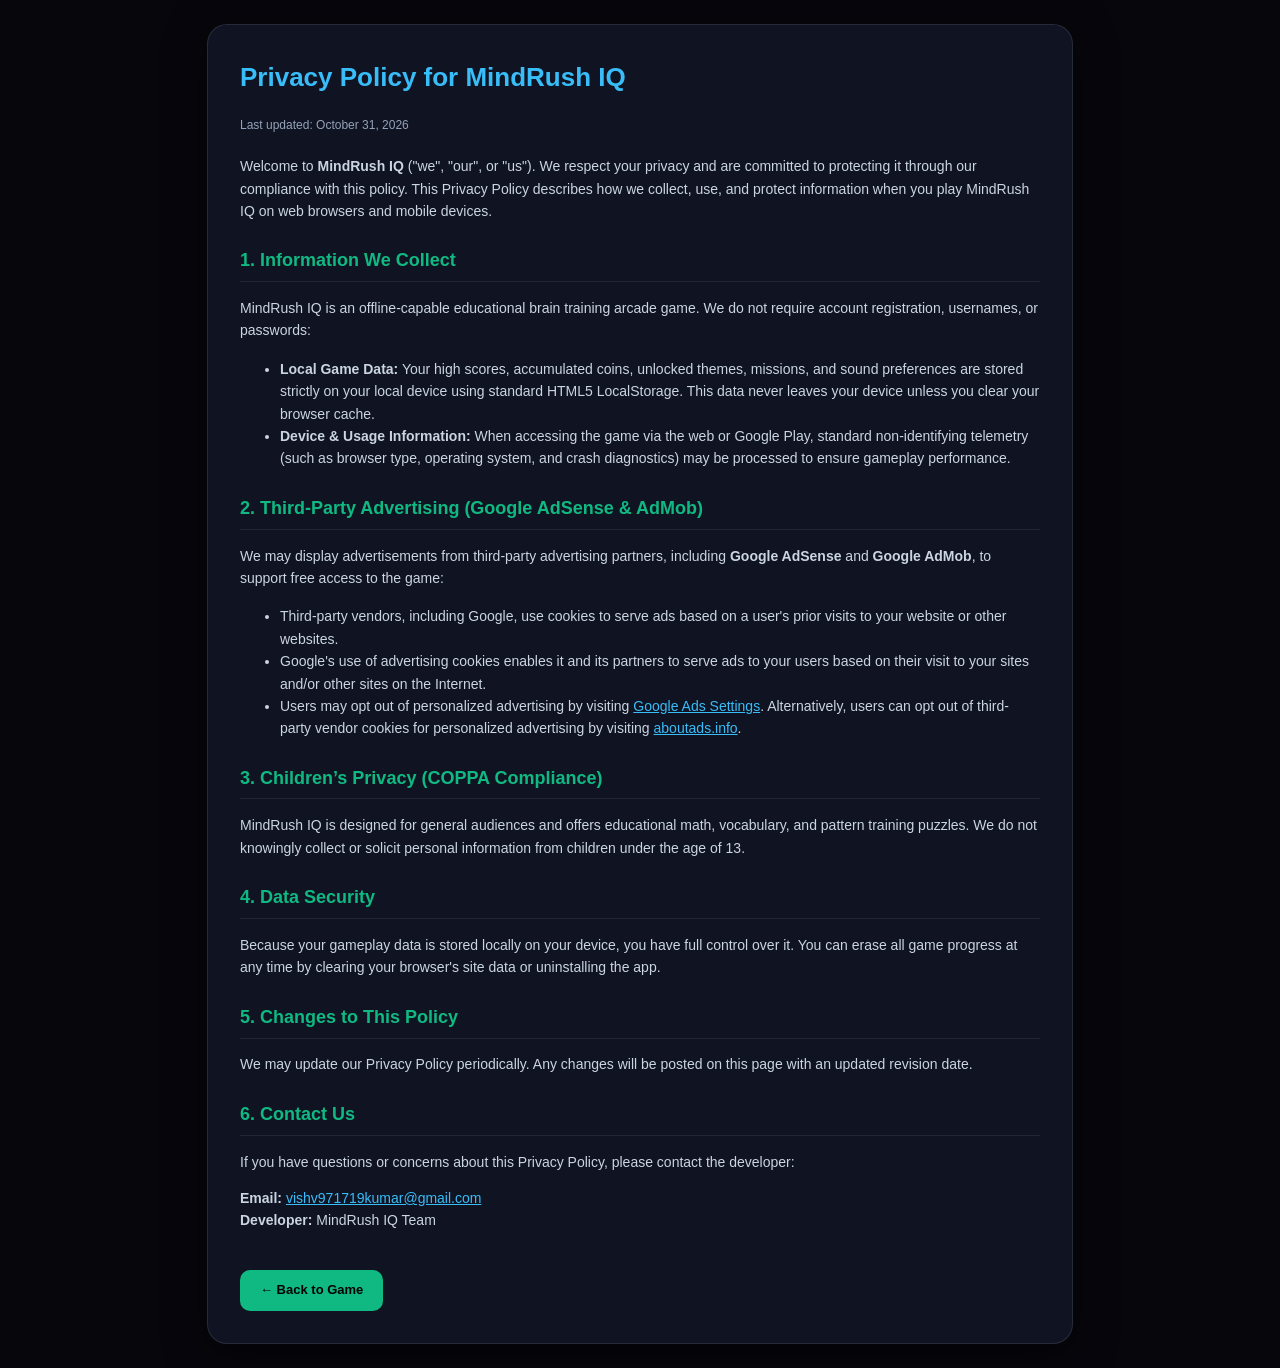
<file: public/privacy.html>
<!doctype html>
<html lang="en">
  <head>
    <meta charset="UTF-8" />
    <meta name="viewport" content="width=device-width, initial-scale=1.0" />
    <title>Privacy Policy — MindRush IQ</title>
    <meta name="description" content="Privacy Policy for MindRush IQ — Brain Training Arcade Game." />
    <style>
      body {
        margin: 0;
        padding: 24px;
        font-family: -apple-system, BlinkMacSystemFont, 'Segoe UI', Roboto, Helvetica, Arial, sans-serif;
        background-color: #06060c;
        color: #e2e8f0;
        line-height: 1.6;
      }
      .container {
        max-width: 800px;
        margin: 0 auto;
        background: #0f1322;
        padding: 32px;
        border-radius: 20px;
        border: 1px solid rgba(255, 255, 255, 0.1);
        box-shadow: 0 10px 40px rgba(0, 0, 0, 0.5);
      }
      h1 {
        color: #38bdf8;
        font-size: 26px;
        margin-top: 0;
      }
      h2 {
        color: #10b981;
        font-size: 18px;
        margin-top: 24px;
        border-bottom: 1px solid rgba(255, 255, 255, 0.08);
        padding-bottom: 6px;
      }
      p, li {
        font-size: 14px;
        color: #cbd5e1;
      }
      a {
        color: #38bdf8;
        text-decoration: underline;
      }
      .date {
        font-size: 12px;
        color: #94a3b8;
        margin-bottom: 20px;
      }
      .back-btn {
        display: inline-block;
        margin-top: 24px;
        padding: 10px 20px;
        background: #10b981;
        color: #000;
        font-weight: bold;
        text-decoration: none;
        border-radius: 10px;
        font-size: 13px;
      }
    </style>
  </head>
  <body>
    <div class="container">
      <h1>Privacy Policy for MindRush IQ</h1>
      <div class="date">Last updated: October 31, 2026</div>

      <p>
        Welcome to <strong>MindRush IQ</strong> ("we", "our", or "us"). We respect your privacy and are committed to protecting it through our compliance with this policy. This Privacy Policy describes how we collect, use, and protect information when you play MindRush IQ on web browsers and mobile devices.
      </p>

      <h2>1. Information We Collect</h2>
      <p>
        MindRush IQ is an offline-capable educational brain training arcade game. We do not require account registration, usernames, or passwords:
      </p>
      <ul>
        <li><strong>Local Game Data:</strong> Your high scores, accumulated coins, unlocked themes, missions, and sound preferences are stored strictly on your local device using standard HTML5 LocalStorage. This data never leaves your device unless you clear your browser cache.</li>
        <li><strong>Device & Usage Information:</strong> When accessing the game via the web or Google Play, standard non-identifying telemetry (such as browser type, operating system, and crash diagnostics) may be processed to ensure gameplay performance.</li>
      </ul>

      <h2>2. Third-Party Advertising (Google AdSense & AdMob)</h2>
      <p>
        We may display advertisements from third-party advertising partners, including <strong>Google AdSense</strong> and <strong>Google AdMob</strong>, to support free access to the game:
      </p>
      <ul>
        <li>Third-party vendors, including Google, use cookies to serve ads based on a user's prior visits to your website or other websites.</li>
        <li>Google's use of advertising cookies enables it and its partners to serve ads to your users based on their visit to your sites and/or other sites on the Internet.</li>
        <li>Users may opt out of personalized advertising by visiting <a href="https://www.google.com/settings/ads" target="_blank" rel="noopener noreferrer">Google Ads Settings</a>. Alternatively, users can opt out of third-party vendor cookies for personalized advertising by visiting <a href="https://www.aboutads.info" target="_blank" rel="noopener noreferrer">aboutads.info</a>.</li>
      </ul>

      <h2>3. Children’s Privacy (COPPA Compliance)</h2>
      <p>
        MindRush IQ is designed for general audiences and offers educational math, vocabulary, and pattern training puzzles. We do not knowingly collect or solicit personal information from children under the age of 13.
      </p>

      <h2>4. Data Security</h2>
      <p>
        Because your gameplay data is stored locally on your device, you have full control over it. You can erase all game progress at any time by clearing your browser's site data or uninstalling the app.
      </p>

      <h2>5. Changes to This Policy</h2>
      <p>
        We may update our Privacy Policy periodically. Any changes will be posted on this page with an updated revision date.
      </p>

      <h2>6. Contact Us</h2>
      <p>
        If you have questions or concerns about this Privacy Policy, please contact the developer:
      </p>
      <p>
        <strong>Email:</strong> <a href="mailto:vishv971719kumar@gmail.com">vishv971719kumar@gmail.com</a><br />
        <strong>Developer:</strong> MindRush IQ Team
      </p>

      <a href="/" class="back-btn">← Back to Game</a>
    </div>
  </body>
</html>
</file>
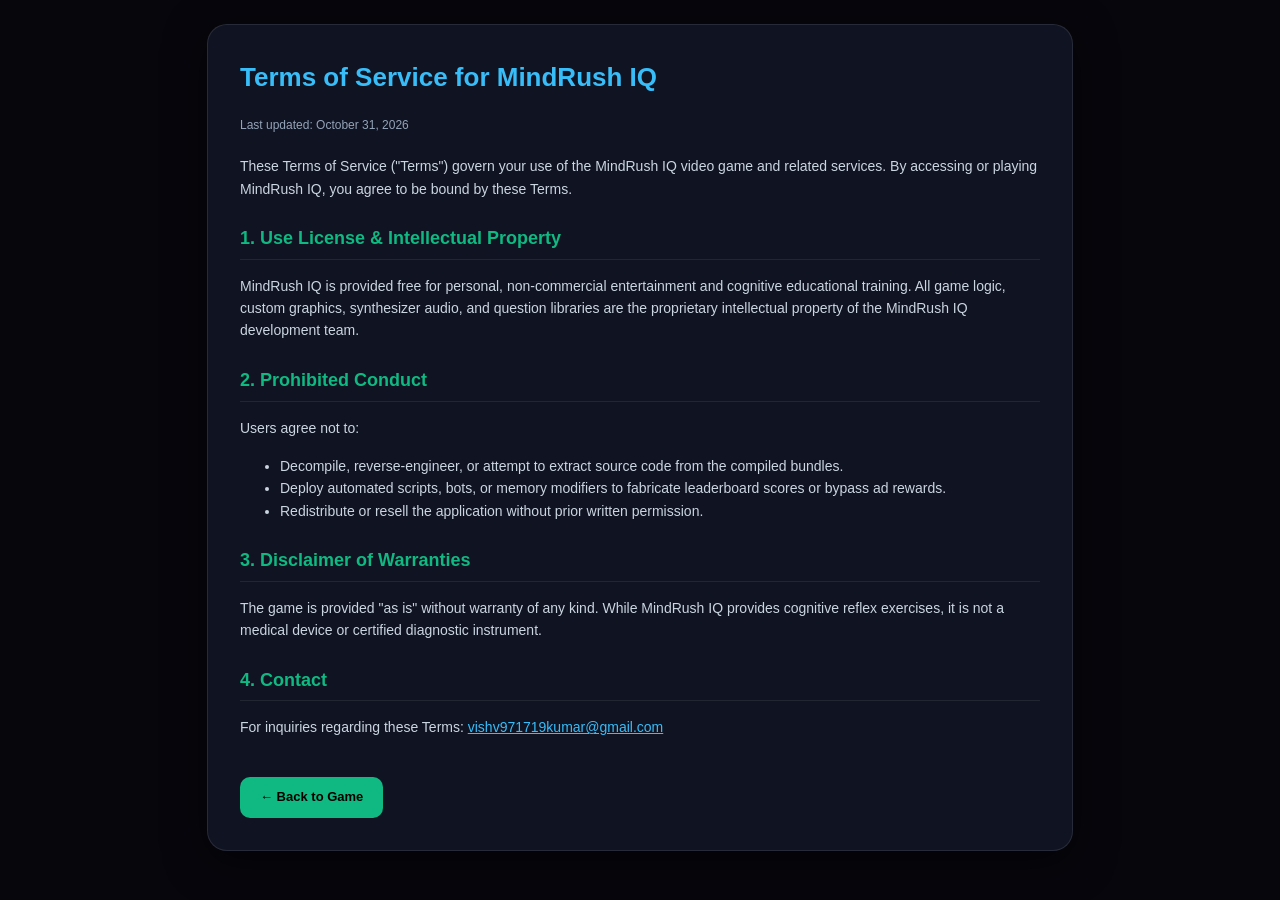
<file: public/terms.html>
<!doctype html>
<html lang="en">
  <head>
    <meta charset="UTF-8" />
    <meta name="viewport" content="width=device-width, initial-scale=1.0" />
    <title>Terms of Service — MindRush IQ</title>
    <meta name="description" content="Terms of Service for MindRush IQ — Brain Training Arcade Game." />
    <style>
      body {
        margin: 0;
        padding: 24px;
        font-family: -apple-system, BlinkMacSystemFont, 'Segoe UI', Roboto, Helvetica, Arial, sans-serif;
        background-color: #06060c;
        color: #e2e8f0;
        line-height: 1.6;
      }
      .container {
        max-width: 800px;
        margin: 0 auto;
        background: #0f1322;
        padding: 32px;
        border-radius: 20px;
        border: 1px solid rgba(255, 255, 255, 0.1);
        box-shadow: 0 10px 40px rgba(0, 0, 0, 0.5);
      }
      h1 {
        color: #38bdf8;
        font-size: 26px;
        margin-top: 0;
      }
      h2 {
        color: #10b981;
        font-size: 18px;
        margin-top: 24px;
        border-bottom: 1px solid rgba(255, 255, 255, 0.08);
        padding-bottom: 6px;
      }
      p, li {
        font-size: 14px;
        color: #cbd5e1;
      }
      a {
        color: #38bdf8;
        text-decoration: underline;
      }
      .date {
        font-size: 12px;
        color: #94a3b8;
        margin-bottom: 20px;
      }
      .back-btn {
        display: inline-block;
        margin-top: 24px;
        padding: 10px 20px;
        background: #10b981;
        color: #000;
        font-weight: bold;
        text-decoration: none;
        border-radius: 10px;
        font-size: 13px;
      }
    </style>
  </head>
  <body>
    <div class="container">
      <h1>Terms of Service for MindRush IQ</h1>
      <div class="date">Last updated: October 31, 2026</div>

      <p>
        These Terms of Service ("Terms") govern your use of the MindRush IQ video game and related services. By accessing or playing MindRush IQ, you agree to be bound by these Terms.
      </p>

      <h2>1. Use License & Intellectual Property</h2>
      <p>
        MindRush IQ is provided free for personal, non-commercial entertainment and cognitive educational training. All game logic, custom graphics, synthesizer audio, and question libraries are the proprietary intellectual property of the MindRush IQ development team.
      </p>

      <h2>2. Prohibited Conduct</h2>
      <p>Users agree not to:</p>
      <ul>
        <li>Decompile, reverse-engineer, or attempt to extract source code from the compiled bundles.</li>
        <li>Deploy automated scripts, bots, or memory modifiers to fabricate leaderboard scores or bypass ad rewards.</li>
        <li>Redistribute or resell the application without prior written permission.</li>
      </ul>

      <h2>3. Disclaimer of Warranties</h2>
      <p>
        The game is provided "as is" without warranty of any kind. While MindRush IQ provides cognitive reflex exercises, it is not a medical device or certified diagnostic instrument.
      </p>

      <h2>4. Contact</h2>
      <p>
        For inquiries regarding these Terms: <a href="mailto:vishv971719kumar@gmail.com">vishv971719kumar@gmail.com</a>
      </p>

      <a href="/" class="back-btn">← Back to Game</a>
    </div>
  </body>
</html>
</file>
